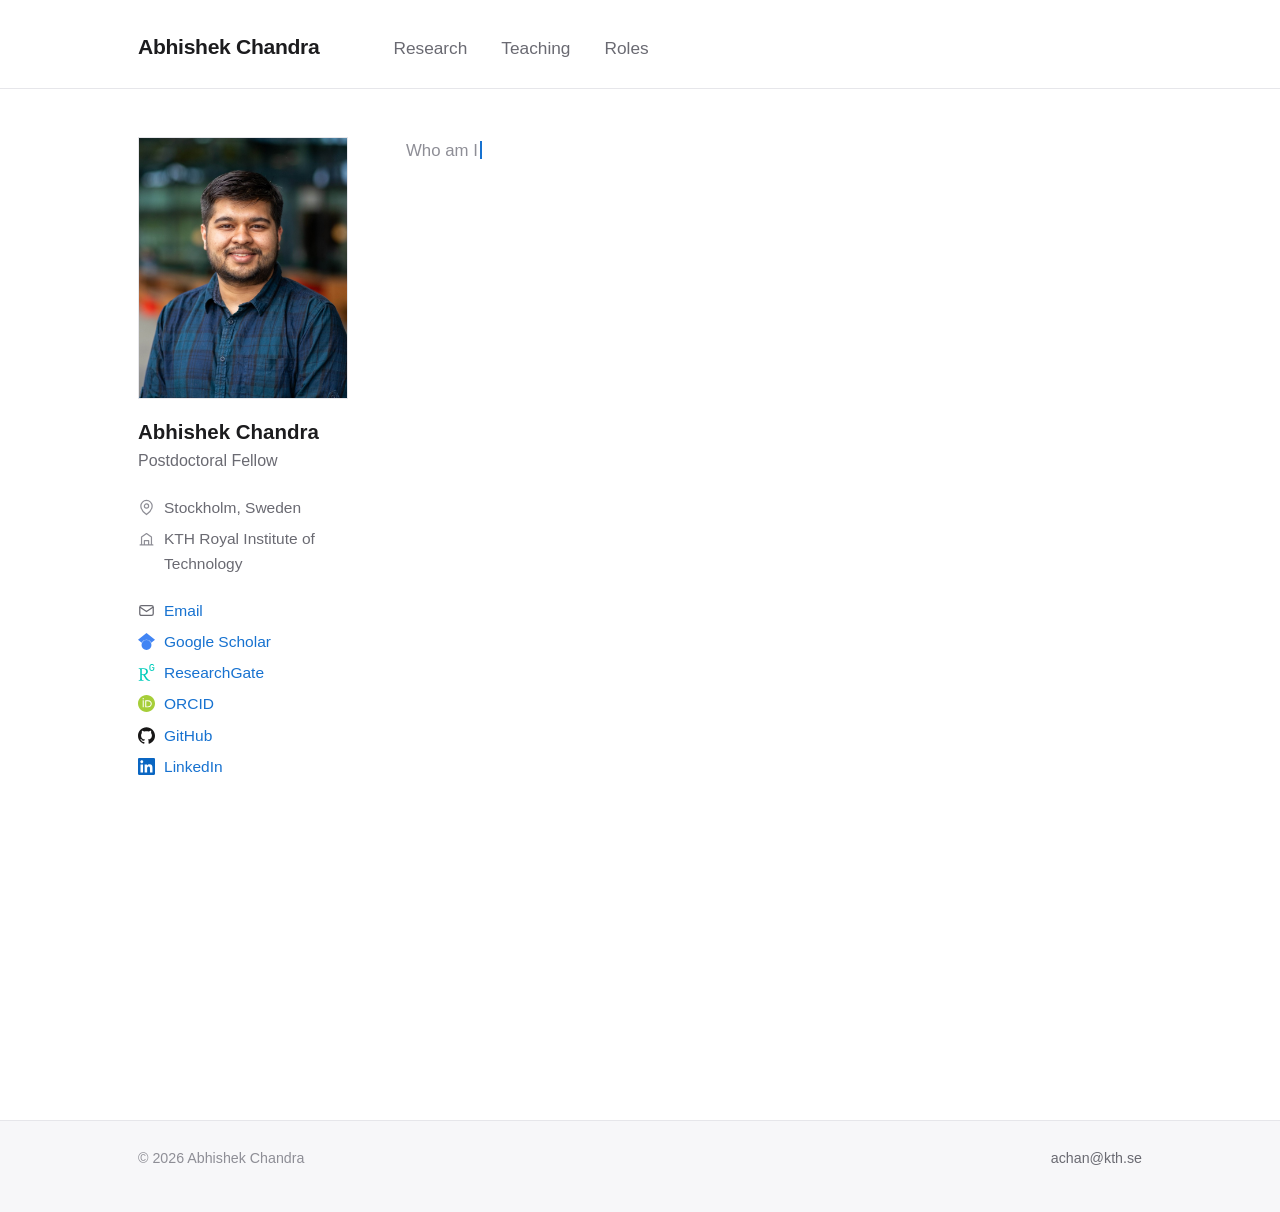
<file: index.html>
<!DOCTYPE html>
<html lang="en">
<head>
<meta charset="UTF-8">
<meta name="viewport" content="width=device-width, initial-scale=1.0">
<title>Abhishek Chandra</title>
<meta name="description" content="Abhishek Chandra — Digital Futures Postdoctoral Fellow at KTH Royal Institute of Technology, working on physics-informed AI for power systems.">
<link rel="icon" href="assets/favicon.svg" type="image/svg+xml">
<script>document.documentElement.classList.add('js');</script>
<link rel="stylesheet" href="assets/css/styles.css">
</head>
<body>
<a class="skip-link" href="#main">Skip to content</a>

<header class="site-header">
  <div class="container">
    <a href="index.html" class="brand">Abhishek Chandra</a>
    <nav class="site-nav" aria-label="Main">
      <a href="research.html">Research</a>
      <a href="teaching.html">Teaching</a>
      <a href="roles.html">Roles</a>
    </nav>
  </div>
</header>

<main id="main">
  <div class="container home">

    <aside class="profile">
      <img class="profile__photo" src="assets/img/profile.jpg" alt="Abhishek Chandra">

      <h1 class="profile__name">Abhishek Chandra</h1>
      <p class="profile__title">Postdoctoral Fellow</p>

      <ul class="profile__meta">
        <li>
          <span class="ico"><svg viewBox="0 0 24 24" fill="none" stroke="currentColor" stroke-width="1.7" stroke-linecap="round" stroke-linejoin="round"><path d="M20 10c0 6-8 12-8 12s-8-6-8-12a8 8 0 0 1 16 0z"/><circle cx="12" cy="10" r="3"/></svg></span>
          <span>Stockholm, Sweden</span>
        </li>
        <li>
          <span class="ico"><svg viewBox="0 0 24 24" fill="none" stroke="currentColor" stroke-width="1.7" stroke-linecap="round" stroke-linejoin="round"><path d="M3 21h18M5 21V10l7-5 7 5v11M9 21v-6h6v6"/></svg></span>
          <span>KTH Royal Institute of Technology</span>
        </li>
      </ul>

      <ul class="profile__links">
        <li>
          <span class="ico ico--mail"><svg viewBox="0 0 24 24" fill="none" stroke="currentColor" stroke-width="1.8" stroke-linecap="round" stroke-linejoin="round" aria-hidden="true"><rect x="2.5" y="5" width="19" height="14" rx="2.5"/><path d="M3 7.5l9 6 9-6"/></svg></span>
          <a href="mailto:achan@kth.se">Email</a>
        </li>
        <li>
          <span class="ico ico--scholar"><svg viewBox="0 0 24 24" fill="currentColor" aria-hidden="true"><path d="M5.242 13.769L0 9.5 12 0l12 9.5-5.242 4.269C17.548 11.249 14.978 9.5 12 9.5c-2.977 0-5.548 1.748-6.758 4.269zM12 10a7 7 0 1 0 0 14 7 7 0 0 0 0-14z"/></svg></span>
          <a href="https://scholar.google.com/citations?hl=en&amp;user=OKEwkUwAAAAJ&amp;view_op=list_works&amp;sortby=pubdate" target="_blank" rel="noopener">Google Scholar</a>
        </li>
        <li>
          <span class="ico ico--rg"><svg viewBox="0 0 24 24" fill="currentColor" aria-hidden="true"><path d="M19.586 0c-.818 0-1.508.19-2.073.565-.563.377-.97.936-1.213 1.68a3.193 3.193 0 0 0-.112.437 8.365 8.365 0 0 0-.078.53 9 9 0 0 0-.05.727c-.01.282-.013.621-.013 1.016a31.121 31.123 0 0 0 .014 1.017 9 9 0 0 0 .05.727 7.946 7.946 0 0 0 .077.53h-.005a3.334 3.334 0 0 0 .113.438c.245.743.65 1.303 1.214 1.68.565.376 1.256.564 2.075.564.8 0 1.536-.213 2.105-.603.57-.39.94-.916 1.175-1.65.076-.235.135-.558.177-.93a10.9 10.9 0 0 0 .043-1.207v-.82c0-.095-.047-.142-.14-.142h-3.064c-.094 0-.14.047-.14.141v.956c0 .094.046.14.14.14h1.666c.056 0 .084.03.084.086 0 .36 0 .62-.036.865-.038.244-.1.447-.147.606-.108.385-.348.664-.638.876-.29.212-.738.35-1.227.35-.545 0-.901-.15-1.21-.353-.306-.203-.517-.454-.67-.915a3.136 3.136 0 0 1-.147-.762 17.366 17.367 0 0 1-.034-.656c-.01-.26-.014-.572-.014-.939a26.401 26.403 0 0 1 .014-.938 15.821 15.822 0 0 1 .035-.656 3.19 3.19 0 0 1 .148-.76 1.89 1.89 0 0 1 .742-1.01c.344-.244.593-.352 1.137-.352.508 0 .815.096 1.144.303.33.207.528.492.764.925.047.094.111.118.198.07l1.044-.43c.075-.048.09-.115.042-.199a3.549 3.549 0 0 0-.466-.742 3 3 0 0 0-.679-.607 3.313 3.313 0 0 0-.903-.41A4.068 4.068 0 0 0 19.586 0zM8.217 5.836c-1.69 0-3.036.086-4.297.086-1.146 0-2.291 0-3.007-.029v.831l1.088.2c.744.144 1.174.488 1.174 2.264v11.288c0 1.777-.43 2.12-1.174 2.263l-1.088.2v.832c.773-.029 2.12-.086 3.465-.086 1.29 0 2.951.057 3.667.086v-.831l-1.49-.2c-.773-.115-1.174-.487-1.174-2.264v-4.784c.688.057 1.29.057 2.206.057 1.748 3.123 3.41 5.472 4.355 6.56.86 1.032 2.177 1.691 3.839 1.691.487 0 1.003-.086 1.318-.23v-.744c-1.031 0-2.063-.716-2.808-1.518-1.26-1.376-2.95-3.582-4.355-6.074 2.32-.545 4.04-2.722 4.04-4.9 0-3.208-2.492-4.698-5.758-4.698zm-.515 1.29c2.406 0 3.839 1.26 3.839 3.552 0 2.263-1.547 3.782-4.097 3.782-.974 0-1.404-.03-2.063-.086v-7.19c.66-.059 1.547-.059 2.32-.059z"/></svg></span>
          <a href="https://www.researchgate.net/profile/Abhishek-Chandra-21?ev=hdr_xprf" target="_blank" rel="noopener">ResearchGate</a>
        </li>
        <li>
          <span class="ico ico--orcid"><svg viewBox="0 0 24 24" fill="currentColor" aria-hidden="true"><path d="M12 0C5.372 0 0 5.372 0 12s5.372 12 12 12 12-5.372 12-12S18.628 0 12 0zM7.369 4.378c.525 0 .947.431.947.947s-.422.947-.947.947a.95.95 0 0 1-.947-.947c0-.525.422-.947.947-.947zm-.722 3.038h1.444v10.041H6.647V7.416zm3.562 0h3.9c3.712 0 5.344 2.653 5.344 5.025 0 2.578-2.016 5.025-5.325 5.025h-3.919V7.416zm1.444 1.303v7.444h2.297c3.272 0 4.022-2.484 4.022-3.722 0-2.016-1.284-3.722-4.097-3.722h-2.222z"/></svg></span>
          <a href="https://orcid.org/0000-0003-2319-6221" target="_blank" rel="noopener">ORCID</a>
        </li>
        <li>
          <span class="ico ico--gh"><svg viewBox="0 0 24 24" fill="currentColor" aria-hidden="true"><path d="M12 .297c-6.63 0-12 5.373-12 12 0 5.303 3.438 9.8 8.205 11.385.6.113.82-.258.82-.577 0-.285-.01-1.04-.015-2.04-3.338.724-4.042-1.61-4.042-1.61C4.422 18.07 3.633 17.7 3.633 17.7c-1.087-.744.084-.729.084-.729 1.205.084 1.838 1.236 1.838 1.236 1.07 1.835 2.809 1.305 3.495.998.108-.776.417-1.305.76-1.605-2.665-.3-5.466-1.332-5.466-5.93 0-1.31.465-2.38 1.235-3.22-.135-.303-.54-1.523.105-3.176 0 0 1.005-.322 3.3 1.23.96-.267 1.98-.399 3-.405 1.02.006 2.04.138 3 .405 2.28-1.552 3.285-1.23 3.285-1.23.645 1.653.24 2.873.12 3.176.765.84 1.23 1.91 1.23 3.22 0 4.61-2.805 5.625-5.475 5.92.42.36.81 1.096.81 2.22 0 1.606-.015 2.896-.015 3.286 0 .315.21.69.825.57C20.565 22.092 24 17.592 24 12.297c0-6.627-5.373-12-12-12"/></svg></span>
          <a href="https://github.com/chandratue" target="_blank" rel="noopener">GitHub</a>
        </li>
        <li>
          <span class="ico ico--li"><svg viewBox="0 0 24 24" fill="currentColor" aria-hidden="true"><path d="M20.447 20.452h-3.554v-5.569c0-1.328-.027-3.037-1.852-3.037-1.853 0-2.136 1.445-2.136 2.939v5.667H9.351V9h3.414v1.561h.046c.477-.9 1.637-1.85 3.37-1.85 3.601 0 4.267 2.37 4.267 5.455v6.286zM5.337 7.433c-1.144 0-2.063-.926-2.063-2.065 0-1.138.92-2.063 2.063-2.063 1.14 0 2.064.925 2.064 2.063 0 1.139-.925 2.065-2.064 2.065zm1.782 13.019H3.555V9h3.564v11.452zM22.225 0H1.771C.792 0 0 .774 0 1.729v20.542C0 23.227.792 24 1.771 24h20.451C23.2 24 24 23.227 24 22.271V1.729C24 .774 23.2 0 22.222 0h.003z"/></svg></span>
          <a href="https://www.linkedin.com/in/aichandra/" target="_blank" rel="noopener">LinkedIn</a>
        </li>
      </ul>
    </aside>

    <div class="lede">

      <p data-q="Who am I?">
        I am a <a href="https://www.digitalfutures.kth.se" target="_blank" rel="noopener">Digital Futures</a>
        Postdoctoral Fellow at
        <a href="https://www.kth.se/en" target="_blank" rel="noopener">KTH Royal Institute of Technology</a>,
        where I work on physics-informed AI for reliable asset management in power systems.
      </p>

      <p data-q="What do I research?">
        I am an applied AI and computational scientist working at the intersection of
        machine learning, engineering, and the physical sciences. My research focuses on
        developing scientific machine learning and physics-informed machine learning
        methods for sustainable technologies, with particular interests in generalization,
        reliability, and physically grounded modeling.
      </p>

      <p data-q="Where did I train?">
        I received my PhD from
        <a href="https://www.tue.nl/en/" target="_blank" rel="noopener">TU Eindhoven</a>,
        where I developed generalizable, data-driven machine-learning surrogates for
        modeling nonlinear constitutive behavior in electromechanical materials. Prior to
        that, I was a research intern in the Energy Science &amp; Engineering Department at
        <a href="https://www.stanford.edu/" target="_blank" rel="noopener">Stanford University</a>.
      </p>

      <p data-q="What did I study?">
        I hold a master's degree in High-Performance Scientific Computing from
        <a href="https://www.univ-lille.fr/en/" target="_blank" rel="noopener">Université de Lille</a>
        and a master's degree in Applied Mathematics from
        <a href="https://www.sau.int/" target="_blank" rel="noopener">South Asian University</a>.
        I received my bachelor's degree in Mathematics from the
        <a href="https://www.du.ac.in/" target="_blank" rel="noopener">University of Delhi</a>.
      </p>

      <section class="news" aria-labelledby="news-heading">
        <h2 id="news-heading">News</h2>
        <ul>
          <li>
            <span class="news__date">10/26</span>
            <span class="news__item">
              I am pleased to serve as a jury member at the
              <a href="https://ungaforskare.se/siyss/" target="_blank" rel="noopener">Stockholm International Youth Science Seminar</a> 2026.
            </span>
          </li>
          <li>
            <span class="news__date">10/26</span>
            <span class="news__item">
              I am honored to have been awarded the
              <a href="https://www.daad.de/en/the-daad/postdocnet/fellows/fellows/" target="_blank" rel="noopener">DAAD AInet Fellowship in Reliable AI</a>.
            </span>
          </li>
          <li>
            <span class="news__date">09/26</span>
            <span class="news__item">
              We are organizing the
              <a href="https://pgai4e.github.io" target="_blank" rel="noopener">Physics-Governed AI for Energy Workshop</a>
              at <a href="https://aaai.org/conference/aaai/aaai-27/" target="_blank" rel="noopener">AAAI 2027</a>.
            </span>
          </li>
          <li>
            <span class="news__date">06/26</span>
            <span class="news__item">
              I am serving on the International Technical Committee for the
              <a href="https://icic-lces.inew.cn/" target="_blank" rel="noopener">International Conference on Intelligent Computing for Low-Carbon Energy Systems</a>.
            </span>
          </li>
          <li>
            <span class="news__date">02/26</span>
            <span class="news__item">
              Our paper is accepted and selected for
              <a href="https://iclr.cc/virtual/2026/oral/10011638" target="_blank" rel="noopener">Oral presentation</a>
              at <a href="https://proceedings.iclr.cc/paper_files/paper/2026/hash/ab435f7130455143fd9489f389777552-Abstract-Conference.html" target="_blank" rel="noopener">ICLR 2026</a>.
            </span>
          </li>
          <li>
            <span class="news__date">01/26</span>
            <span class="news__item">
              Started my
              <a href="https://www.digitalfutures.kth.se/project/enhancing-predictive-maintenance-of-power-transformers-transitioning-from-data-driven-to-physics-enhanced-multimodal-operator-learning/" target="_blank" rel="noopener">Digital Futures Postdoc Fellowship</a>
              at KTH.
            </span>
          </li>
          <li>
            <span class="news__date">11/25</span>
            <span class="news__item">
              I
              <a href="https://www.tue.nl/en/news-and-events/news-overview/20-11-2025-how-machine-learning-is-transforming-electric-machines" target="_blank" rel="noopener">defended my PhD</a>
              at TU Eindhoven.<span class="emoji" role="img" aria-label="graduation cap">🎓</span>
            </span>
          </li>
          <li>
            <span class="news__date">05/25</span>
            <span class="news__item">
              Won the Digital Futures Postdoc Fellowship at KTH.
            </span>
          </li>
        </ul>
      </section>

    </div>

  </div>
</main>

<footer class="site-footer">
  <div class="container">
    <p>© <span class="year">2026</span> Abhishek Chandra</p>
    <p><a href="mailto:achan@kth.se">achan@kth.se</a></p>
  </div>
</footer>

<script src="assets/js/site.js" defer></script>
</body>
</html>
</file>
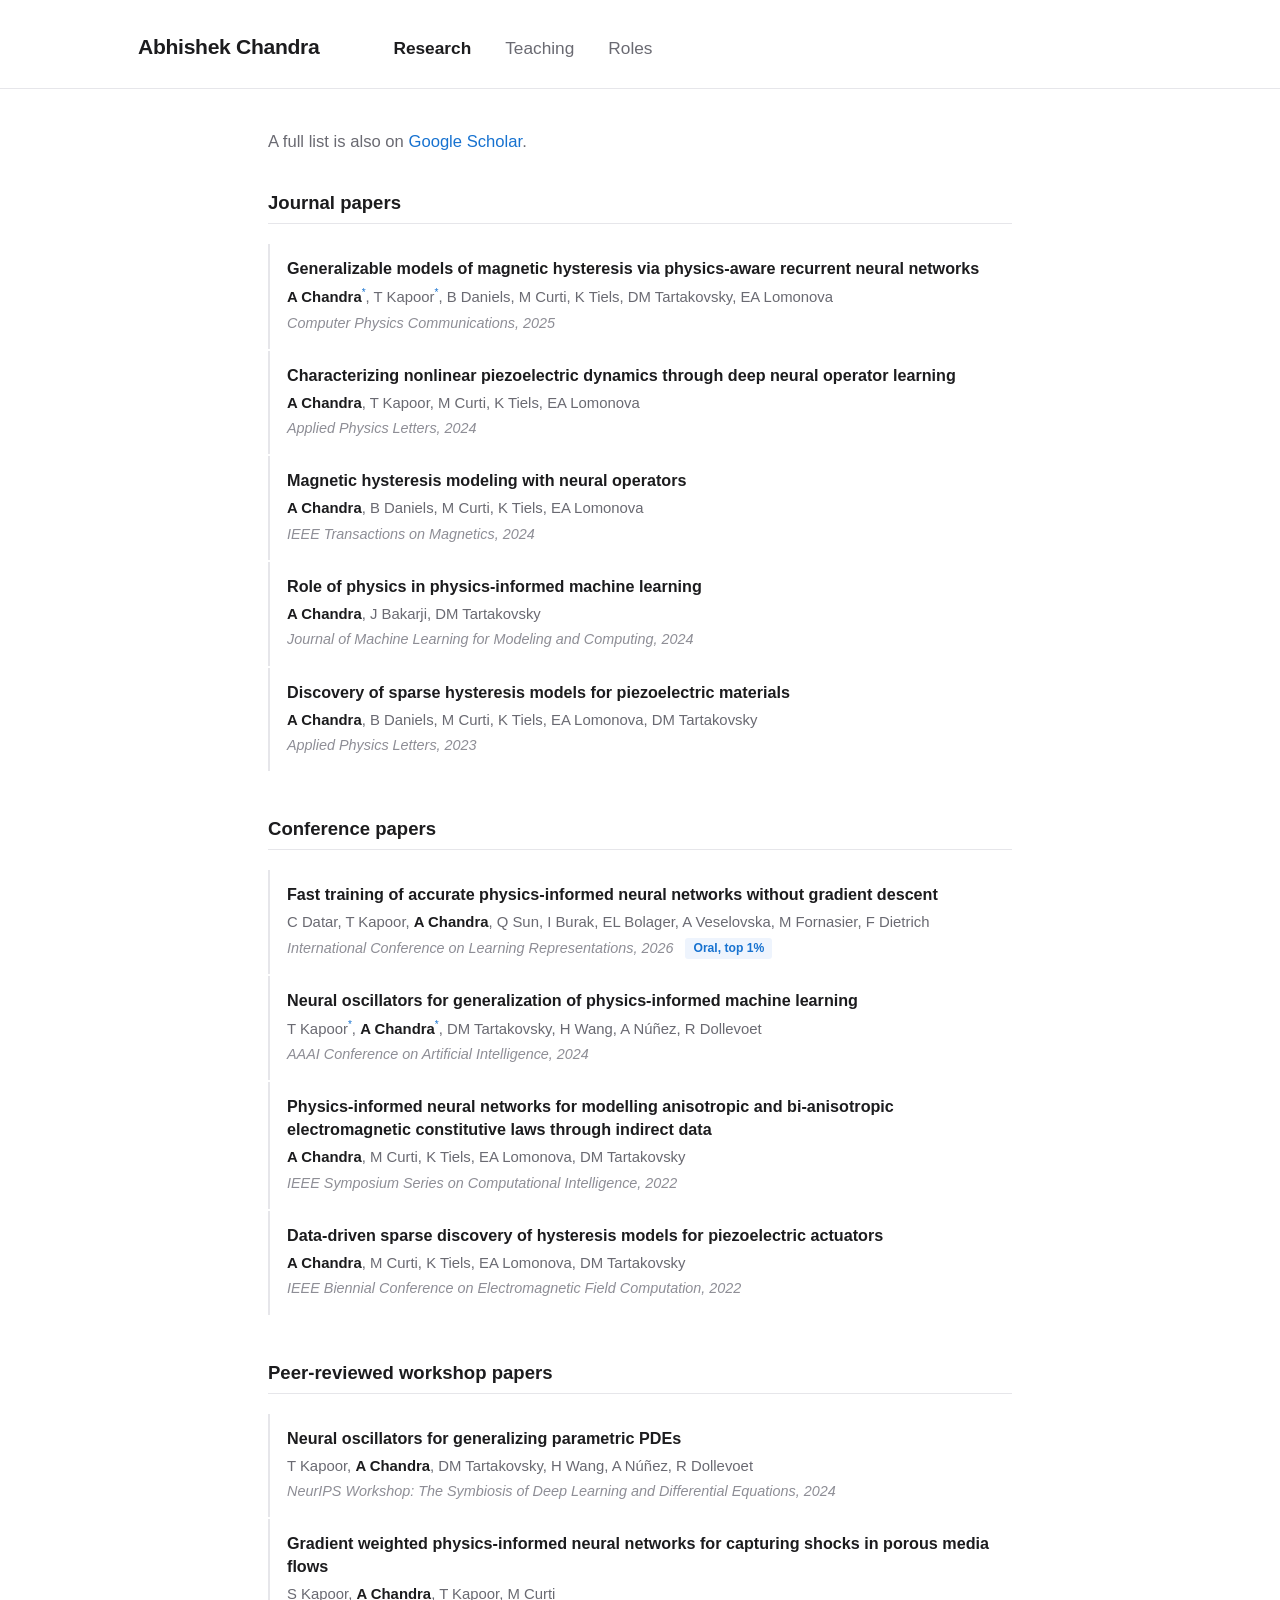
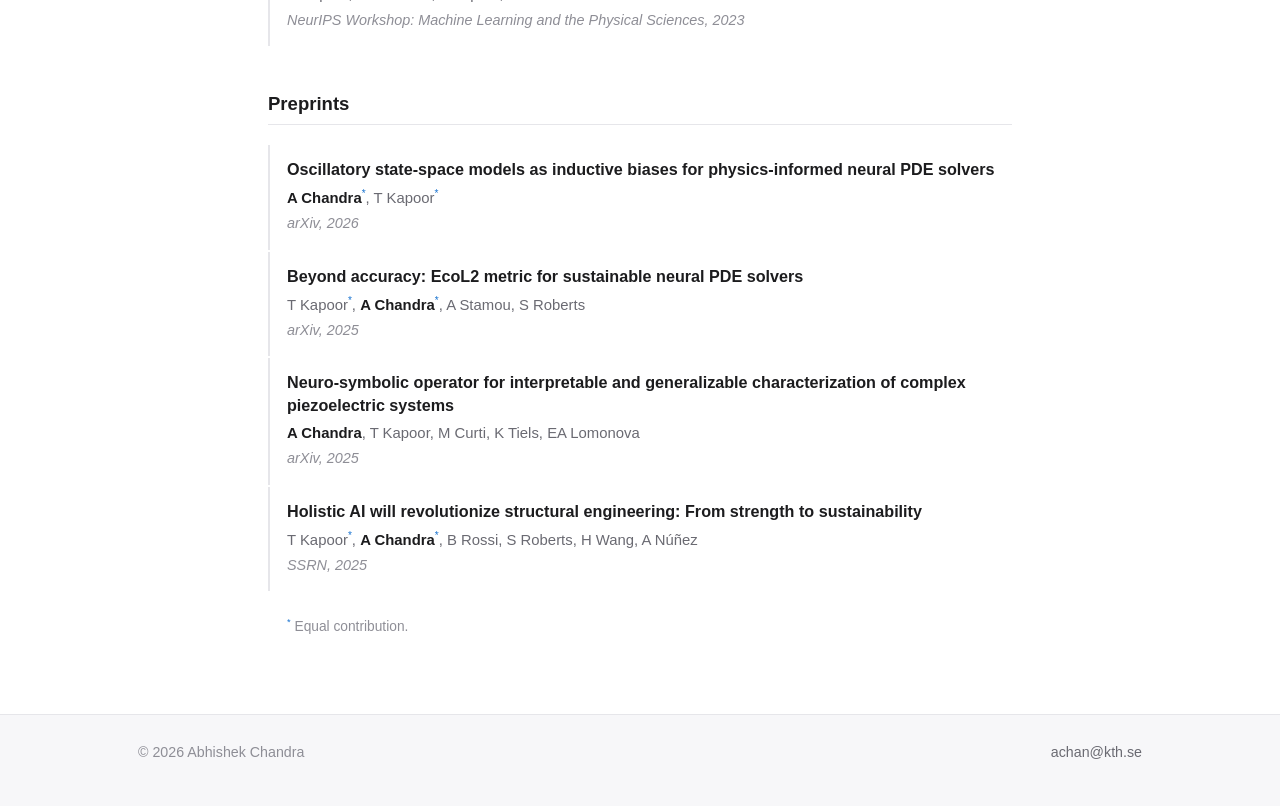
<file: research.html>
<!DOCTYPE html>
<html lang="en">
<head>
<meta charset="UTF-8">
<meta name="viewport" content="width=device-width, initial-scale=1.0">
<title>Research — Abhishek Chandra</title>
<meta name="description" content="Journal papers, conference papers, workshop papers and preprints by Abhishek Chandra.">
<link rel="icon" href="assets/favicon.svg" type="image/svg+xml">
<script>document.documentElement.classList.add('js');</script>
<link rel="stylesheet" href="assets/css/styles.css">
</head>
<body>
<a class="skip-link" href="#main">Skip to content</a>

<header class="site-header">
  <div class="container">
    <a href="index.html" class="brand">Abhishek Chandra</a>
    <nav class="site-nav" aria-label="Main">
      <a href="research.html" aria-current="page">Research</a>
      <a href="teaching.html">Teaching</a>
      <a href="roles.html">Roles</a>
    </nav>
  </div>
</header>

<main id="main">
  <div class="container page">

    <p class="page__intro">
      A full list is also on
      <a href="https://scholar.google.com/citations?hl=en&amp;user=OKEwkUwAAAAJ&amp;view_op=list_works&amp;sortby=pubdate" target="_blank" rel="noopener">Google&nbsp;Scholar</a>.
    </p>

    <section class="section">
      <h2>Journal papers</h2>
      <ul class="pubs">
        <li class="pub">
          <a class="pub__title" href="https://doi.org/10.1016/j.cpc.2025.109650" target="_blank" rel="noopener">Generalizable models of magnetic hysteresis via physics-aware recurrent neural networks</a>
          <p class="pub__authors"><span class="me">A Chandra</span><sup class="eq">*</sup>, T Kapoor<sup class="eq">*</sup>, B Daniels, M Curti, K Tiels, DM Tartakovsky, EA Lomonova</p>
          <p class="pub__venue">Computer Physics Communications, 2025</p>
        </li>
        <li class="pub">
          <a class="pub__title" href="https://doi.org/10.1063/5.0239160" target="_blank" rel="noopener">Characterizing nonlinear piezoelectric dynamics through deep neural operator learning</a>
          <p class="pub__authors"><span class="me">A Chandra</span>, T Kapoor, M Curti, K Tiels, EA Lomonova</p>
          <p class="pub__venue">Applied Physics Letters, 2024</p>
        </li>
        <li class="pub">
          <a class="pub__title" href="https://doi.org/10.1109/TMAG.2024.3496695" target="_blank" rel="noopener">Magnetic hysteresis modeling with neural operators</a>
          <p class="pub__authors"><span class="me">A Chandra</span>, B Daniels, M Curti, K Tiels, EA Lomonova</p>
          <p class="pub__venue">IEEE Transactions on Magnetics, 2024</p>
        </li>
        <li class="pub">
          <a class="pub__title" href="https://doi.org/10.1615/JMachLearnModelComput.2024053170" target="_blank" rel="noopener">Role of physics in physics-informed machine learning</a>
          <p class="pub__authors"><span class="me">A Chandra</span>, J Bakarji, DM Tartakovsky</p>
          <p class="pub__venue">Journal of Machine Learning for Modeling and Computing, 2024</p>
        </li>
        <li class="pub">
          <a class="pub__title" href="https://doi.org/10.1063/5.0146134" target="_blank" rel="noopener">Discovery of sparse hysteresis models for piezoelectric materials</a>
          <p class="pub__authors"><span class="me">A Chandra</span>, B Daniels, M Curti, K Tiels, EA Lomonova, DM Tartakovsky</p>
          <p class="pub__venue">Applied Physics Letters, 2023</p>
        </li>
      </ul>
    </section>

    <section class="section">
      <h2>Conference papers</h2>
      <ul class="pubs">
        <li class="pub">
          <a class="pub__title" href="https://proceedings.iclr.cc/paper_files/paper/2026/hash/ab435f7130455143fd9489f389777552-Abstract-Conference.html" target="_blank" rel="noopener">Fast training of accurate physics-informed neural networks without gradient descent</a>
          <p class="pub__authors">C Datar, T Kapoor, <span class="me">A Chandra</span>, Q Sun, I Burak, EL Bolager, A Veselovska, M Fornasier, F Dietrich</p>
          <p class="pub__venue">International Conference on Learning Representations, 2026 <span class="badge">Oral, top 1%</span></p>
        </li>
        <li class="pub">
          <a class="pub__title" href="https://doi.org/10.1609/aaai.v38i12.29204" target="_blank" rel="noopener">Neural oscillators for generalization of physics-informed machine learning</a>
          <p class="pub__authors">T Kapoor<sup class="eq">*</sup>, <span class="me">A Chandra</span><sup class="eq">*</sup>, DM Tartakovsky, H Wang, A Núñez, R Dollevoet</p>
          <p class="pub__venue">AAAI Conference on Artificial Intelligence, 2024</p>
        </li>
        <li class="pub">
          <a class="pub__title" href="https://doi.org/10.1109/SSCI51031.2022.10022292" target="_blank" rel="noopener">Physics-informed neural networks for modelling anisotropic and bi-anisotropic electromagnetic constitutive laws through indirect data</a>
          <p class="pub__authors"><span class="me">A Chandra</span>, M Curti, K Tiels, EA Lomonova, DM Tartakovsky</p>
          <p class="pub__venue">IEEE Symposium Series on Computational Intelligence, 2022</p>
        </li>
        <li class="pub">
          <a class="pub__title" href="https://doi.org/10.1109/CEFC55061.2022.9940793" target="_blank" rel="noopener">Data-driven sparse discovery of hysteresis models for piezoelectric actuators</a>
          <p class="pub__authors"><span class="me">A Chandra</span>, M Curti, K Tiels, EA Lomonova, DM Tartakovsky</p>
          <p class="pub__venue">IEEE Biennial Conference on Electromagnetic Field Computation, 2022</p>
        </li>
      </ul>
    </section>

    <section class="section">
      <h2>Peer-reviewed workshop papers</h2>
      <ul class="pubs">
        <li class="pub">
          <a class="pub__title" href="https://openreview.net/forum?id=1J9xoPFaKU" target="_blank" rel="noopener">Neural oscillators for generalizing parametric PDEs</a>
          <p class="pub__authors">T Kapoor, <span class="me">A Chandra</span>, DM Tartakovsky, H Wang, A Núñez, R Dollevoet</p>
          <p class="pub__venue">NeurIPS Workshop: The Symbiosis of Deep Learning and Differential Equations, 2024</p>
        </li>
        <li class="pub">
          <a class="pub__title" href="https://ml4physicalsciences.github.io/2023/files/NeurIPS_ML4PS_2023_227.pdf" target="_blank" rel="noopener">Gradient weighted physics-informed neural networks for capturing shocks in porous media flows</a>
          <p class="pub__authors">S Kapoor, <span class="me">A Chandra</span>, T Kapoor, M Curti</p>
          <p class="pub__venue">NeurIPS Workshop: Machine Learning and the Physical Sciences, 2023</p>
        </li>
      </ul>
    </section>

    <section class="section">
      <h2>Preprints</h2>
      <ul class="pubs">
        <li class="pub">
          <a class="pub__title" href="https://arxiv.org/abs/2606.02623" target="_blank" rel="noopener">Oscillatory state-space models as inductive biases for physics-informed neural PDE solvers</a>
          <p class="pub__authors"><span class="me">A Chandra</span><sup class="eq">*</sup>, T Kapoor<sup class="eq">*</sup></p>
          <p class="pub__venue">arXiv, 2026</p>
        </li>
        <li class="pub">
          <a class="pub__title" href="https://arxiv.org/abs/2505.12556" target="_blank" rel="noopener">Beyond accuracy: EcoL2 metric for sustainable neural PDE solvers</a>
          <p class="pub__authors">T Kapoor<sup class="eq">*</sup>, <span class="me">A Chandra</span><sup class="eq">*</sup>, A Stamou, S Roberts</p>
          <p class="pub__venue">arXiv, 2025</p>
        </li>
        <li class="pub">
          <a class="pub__title" href="https://arxiv.org/abs/2505.24578" target="_blank" rel="noopener">Neuro-symbolic operator for interpretable and generalizable characterization of complex piezoelectric systems</a>
          <p class="pub__authors"><span class="me">A Chandra</span>, T Kapoor, M Curti, K Tiels, EA Lomonova</p>
          <p class="pub__venue">arXiv, 2025</p>
        </li>
        <li class="pub">
          <a class="pub__title" href="https://papers.ssrn.com/sol3/papers.cfm?abstract_id=5282580" target="_blank" rel="noopener">Holistic AI will revolutionize structural engineering: From strength to sustainability</a>
          <p class="pub__authors">T Kapoor<sup class="eq">*</sup>, <span class="me">A Chandra</span><sup class="eq">*</sup>, B Rossi, S Roberts, H Wang, A Núñez</p>
          <p class="pub__venue">SSRN, 2025</p>
        </li>
      </ul>
    </section>

    <p class="footnote"><sup class="eq">*</sup> Equal contribution.</p>

  </div>
</main>

<footer class="site-footer">
  <div class="container">
    <p>© <span class="year">2026</span> Abhishek Chandra</p>
    <p><a href="mailto:achan@kth.se">achan@kth.se</a></p>
  </div>
</footer>

<script src="assets/js/site.js" defer></script>
</body>
</html>
</file>
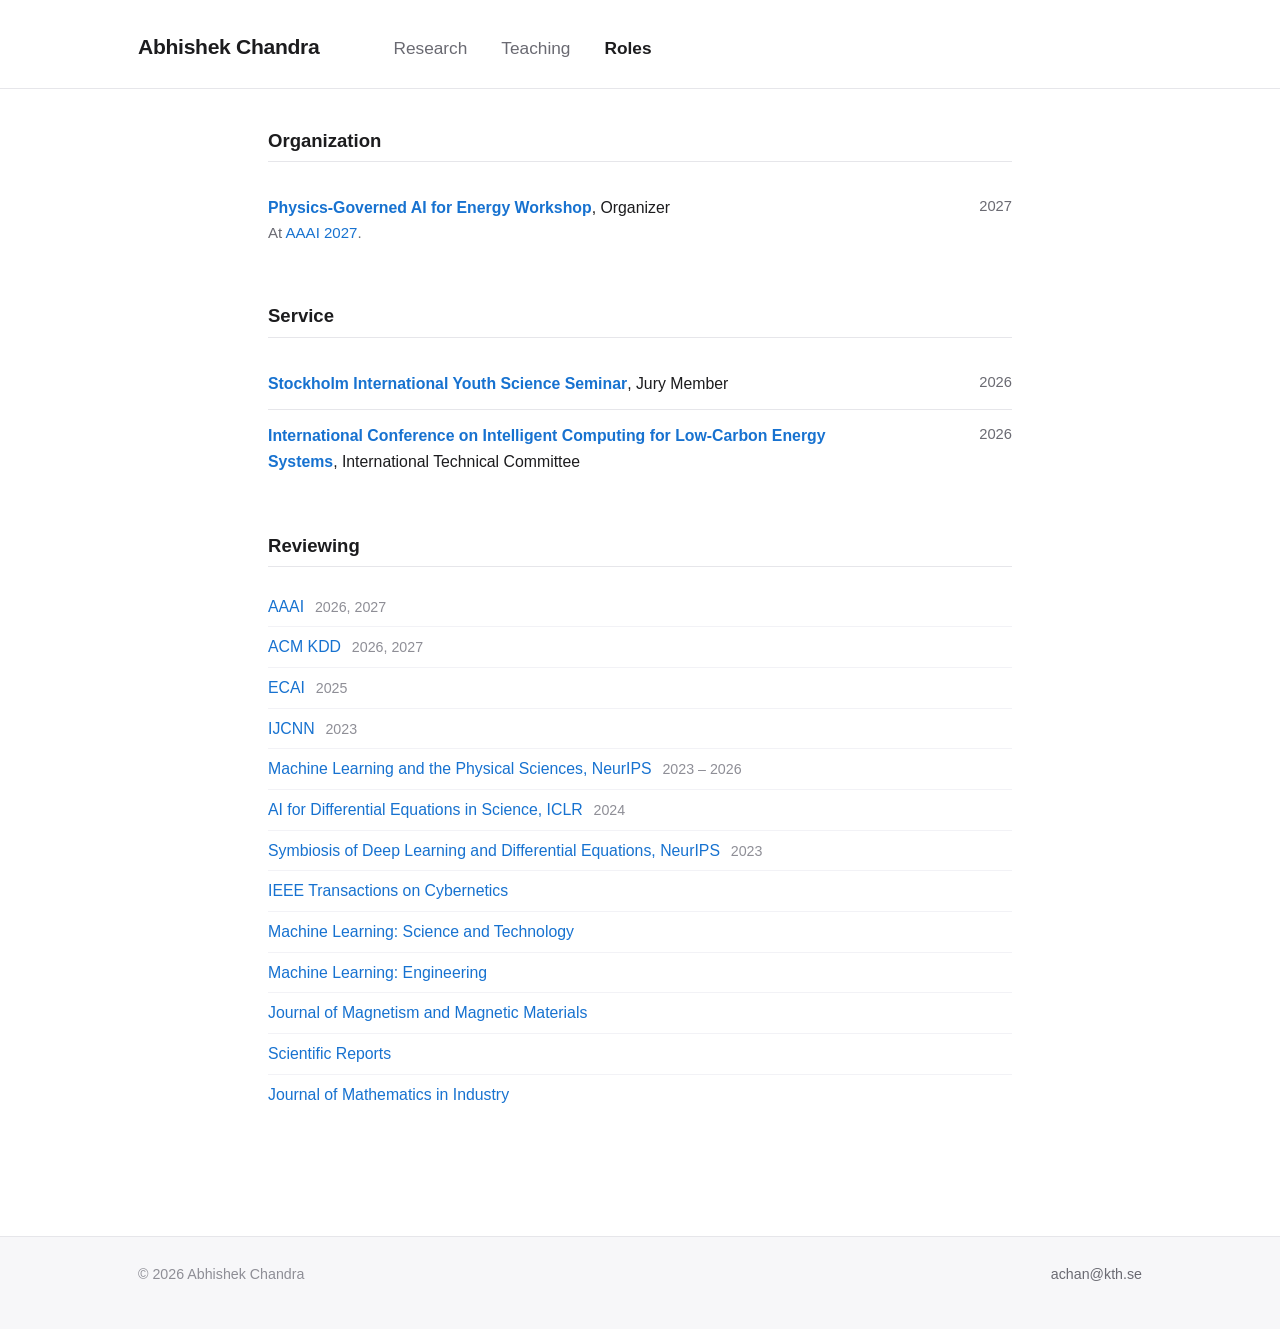
<file: roles.html>
<!DOCTYPE html>
<html lang="en">
<head>
<meta charset="UTF-8">
<meta name="viewport" content="width=device-width, initial-scale=1.0">
<title>Roles — Abhishek Chandra</title>
<meta name="description" content="Organization, service and peer review by Abhishek Chandra.">
<link rel="icon" href="assets/favicon.svg" type="image/svg+xml">
<script>document.documentElement.classList.add('js');</script>
<link rel="stylesheet" href="assets/css/styles.css">
</head>
<body>
<a class="skip-link" href="#main">Skip to content</a>

<header class="site-header">
  <div class="container">
    <a href="index.html" class="brand">Abhishek Chandra</a>
    <nav class="site-nav" aria-label="Main">
      <a href="research.html">Research</a>
      <a href="teaching.html">Teaching</a>
      <a href="roles.html" aria-current="page">Roles</a>
    </nav>
  </div>
</header>

<main id="main">
  <div class="container page">

    <section class="section">
      <h2>Organization</h2>
      <ul class="rows">
        <li>
          <span class="what">
            <strong><a href="https://pgai4e.github.io" target="_blank" rel="noopener">Physics-Governed AI for Energy Workshop</a></strong>, Organizer
            <span class="sub">At <a href="https://aaai.org/conference/aaai/aaai-27/" target="_blank" rel="noopener">AAAI 2027</a>.</span>
          </span>
          <span class="when">2027</span>
        </li>
      </ul>
    </section>

    <section class="section">
      <h2>Service</h2>
      <ul class="rows">
        <li>
          <span class="what">
            <strong><a href="https://ungaforskare.se/siyss/" target="_blank" rel="noopener">Stockholm International Youth Science Seminar</a></strong>, Jury Member
          </span>
          <span class="when">2026</span>
        </li>
        <li>
          <span class="what">
            <strong><a href="https://icic-lces.inew.cn/" target="_blank" rel="noopener">International Conference on Intelligent Computing for Low-Carbon Energy Systems</a></strong>, International Technical Committee
          </span>
          <span class="when">2026</span>
        </li>
      </ul>
    </section>

    <section class="section">
      <h2>Reviewing</h2>
      <ul class="venues">
        <li><a href="https://aaai.org/conference/aaai/" target="_blank" rel="noopener">AAAI</a> <span class="yrs">2026, 2027</span></li>
        <li><a href="https://www.kdd.org/" target="_blank" rel="noopener">ACM KDD</a> <span class="yrs">2026, 2027</span></li>
        <li><a href="https://ecai2025.org/" target="_blank" rel="noopener">ECAI</a> <span class="yrs">2025</span></li>
        <li><a href="https://www.ijcnn.org/" target="_blank" rel="noopener">IJCNN</a> <span class="yrs">2023</span></li>
        <li><a href="https://ml4physicalsciences.github.io/" target="_blank" rel="noopener">Machine Learning and the Physical Sciences, NeurIPS</a> <span class="yrs">2023 – 2026</span></li>
        <li><a href="https://ai4diffeqtnsinsci.github.io/" target="_blank" rel="noopener">AI for Differential Equations in Science, ICLR</a> <span class="yrs">2024</span></li>
        <li><a href="https://dlde-2023.github.io/" target="_blank" rel="noopener">Symbiosis of Deep Learning and Differential Equations, NeurIPS</a> <span class="yrs">2023</span></li>
        <li><a href="https://ieeexplore.ieee.org/xpl/RecentIssue.jsp?punumber=6221036" target="_blank" rel="noopener">IEEE Transactions on Cybernetics</a></li>
        <li><a href="https://iopscience.iop.org/journal/2632-2153" target="_blank" rel="noopener">Machine Learning: Science and Technology</a></li>
        <li><a href="https://iopscience.iop.org/journal/3049-4761" target="_blank" rel="noopener">Machine Learning: Engineering</a></li>
        <li><a href="https://shop.elsevier.com/journals/journal-of-magnetism-and-magnetic-materials/0304-8853" target="_blank" rel="noopener">Journal of Magnetism and Magnetic Materials</a></li>
        <li><a href="https://www.nature.com/srep/" target="_blank" rel="noopener">Scientific Reports</a></li>
        <li><a href="https://link.springer.com/journal/13362" target="_blank" rel="noopener">Journal of Mathematics in Industry</a></li>
      </ul>
    </section>

  </div>
</main>

<footer class="site-footer">
  <div class="container">
    <p>© <span class="year">2026</span> Abhishek Chandra</p>
    <p><a href="mailto:achan@kth.se">achan@kth.se</a></p>
  </div>
</footer>

<script src="assets/js/site.js" defer></script>
</body>
</html>
</file>
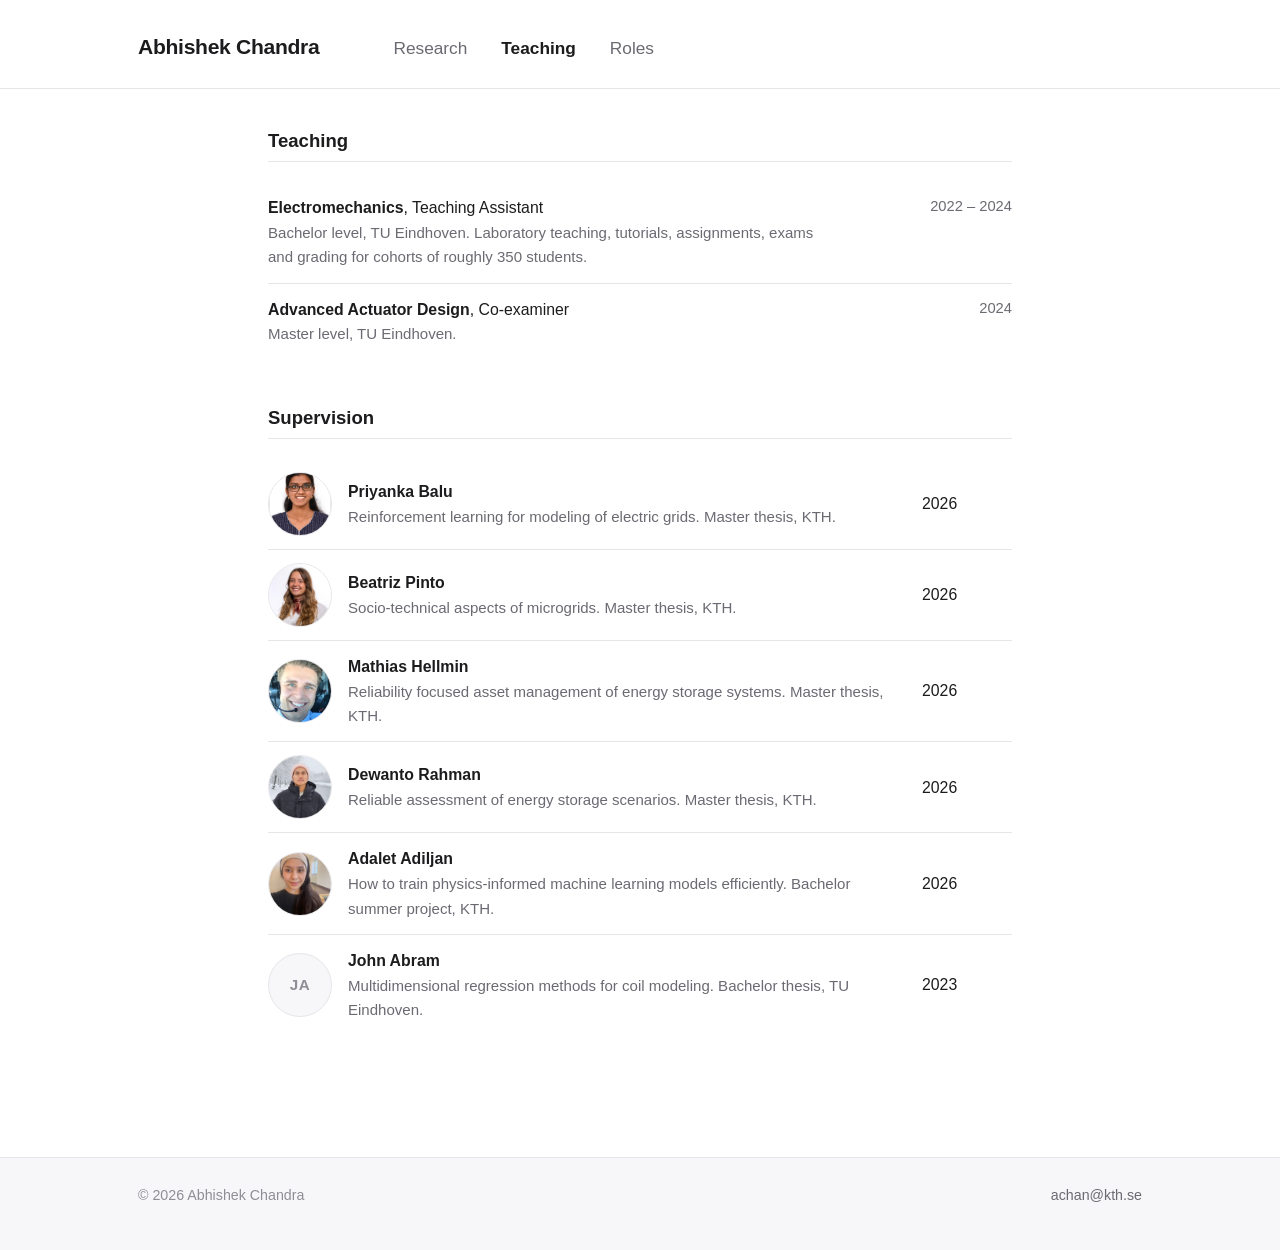
<file: teaching.html>
<!DOCTYPE html>
<html lang="en">
<head>
<meta charset="UTF-8">
<meta name="viewport" content="width=device-width, initial-scale=1.0">
<title>Teaching — Abhishek Chandra</title>
<meta name="description" content="Teaching and supervision by Abhishek Chandra at KTH and TU Eindhoven.">
<link rel="icon" href="assets/favicon.svg" type="image/svg+xml">
<script>document.documentElement.classList.add('js');</script>
<link rel="stylesheet" href="assets/css/styles.css">
</head>
<body>
<a class="skip-link" href="#main">Skip to content</a>

<header class="site-header">
  <div class="container">
    <a href="index.html" class="brand">Abhishek Chandra</a>
    <nav class="site-nav" aria-label="Main">
      <a href="research.html">Research</a>
      <a href="teaching.html" aria-current="page">Teaching</a>
      <a href="roles.html">Roles</a>
    </nav>
  </div>
</header>

<main id="main">
  <div class="container page">

    <section class="section">
      <h2>Teaching</h2>
      <ul class="rows">
        <li>
          <span class="what">
            <strong>Electromechanics</strong>, Teaching Assistant
            <span class="sub">
              Bachelor level, TU Eindhoven. Laboratory teaching, tutorials, assignments,
              exams and grading for cohorts of roughly 350 students.
            </span>
          </span>
          <span class="when">2022 – 2024</span>
        </li>
        <li>
          <span class="what">
            <strong>Advanced Actuator Design</strong>, Co-examiner
            <span class="sub">Master level, TU Eindhoven.</span>
          </span>
          <span class="when">2024</span>
        </li>
      </ul>
    </section>

    <section class="section">
      <h2>Supervision</h2>
      <ul class="people">
        <li>
          <img class="person__photo" src="assets/img/people/priyanka-balu.jpg" alt="" data-initials="PB">
          <span class="person__text">
            <strong>Priyanka Balu</strong>
            <span class="sub">Reinforcement learning for modeling of electric grids. Master thesis, KTH.</span>
          </span>
          <span class="when">2026</span>
        </li>
        <li>
          <img class="person__photo" src="assets/img/people/beatriz-pinto.jpg" alt="" data-initials="BP">
          <span class="person__text">
            <strong>Beatriz Pinto</strong>
            <span class="sub">Socio-technical aspects of microgrids. Master thesis, KTH.</span>
          </span>
          <span class="when">2026</span>
        </li>
        <li>
          <img class="person__photo" src="assets/img/people/mathias-hellmin.jpg" alt="" data-initials="MH">
          <span class="person__text">
            <strong>Mathias Hellmin</strong>
            <span class="sub">Reliability focused asset management of energy storage systems. Master thesis, KTH.</span>
          </span>
          <span class="when">2026</span>
        </li>
        <li>
          <img class="person__photo" src="assets/img/people/dewanto-rahman.jpg" alt="" data-initials="DR">
          <span class="person__text">
            <strong>Dewanto Rahman</strong>
            <span class="sub">Reliable assessment of energy storage scenarios. Master thesis, KTH.</span>
          </span>
          <span class="when">2026</span>
        </li>
        <li>
          <img class="person__photo" src="assets/img/people/adalet-adiljan.jpg" alt="" data-initials="AA">
          <span class="person__text">
            <strong>Adalet Adiljan</strong>
            <span class="sub">How to train physics-informed machine learning models efficiently. Bachelor summer project, KTH.</span>
          </span>
          <span class="when">2026</span>
        </li>
        <li>
          <div class="person__photo person__photo--empty" aria-hidden="true">JA</div>
          <span class="person__text">
            <strong>John Abram</strong>
            <span class="sub">Multidimensional regression methods for coil modeling. Bachelor thesis, TU Eindhoven.</span>
          </span>
          <span class="when">2023</span>
        </li>
      </ul>
    </section>

  </div>
</main>

<footer class="site-footer">
  <div class="container">
    <p>© <span class="year">2026</span> Abhishek Chandra</p>
    <p><a href="mailto:achan@kth.se">achan@kth.se</a></p>
  </div>
</footer>

<script src="assets/js/site.js" defer></script>
</body>
</html>
</file>
<file: assets/css/styles.css>
:root {
  --text:      #1c1c1e;
  --muted:     #6a6a72;
  --faint:     #8e8e96;
  --link:      #1772d0;
  --link-hover:#0f5aa8;
  --rule:      #e6e6ea;
  --bg:        #ffffff;
  --bg-soft:   #f7f7f9;

  --max:    1060px;
  --gutter: 28px;
  --sidebar: 210px;

  --font: -apple-system, BlinkMacSystemFont, "Segoe UI", Roboto,
          "Helvetica Neue", Arial, sans-serif;
}

*, *::before, *::after { box-sizing: border-box; }

html { -webkit-text-size-adjust: 100%; }

body {
  margin: 0;
  background: var(--bg);
  color: var(--text);
  font-family: var(--font);
  font-size: 17px;
  line-height: 1.62;
  -webkit-font-smoothing: antialiased;
}

a { color: var(--link); text-decoration: none; }
a:hover { color: var(--link-hover); text-decoration: underline; }

h1, h2, h3 { line-height: 1.25; margin: 0; font-weight: 600; }
p { margin: 0 0 1.15em; }
ul, ol { margin: 0; padding: 0; list-style: none; }

:focus-visible { outline: 2px solid var(--link); outline-offset: 3px; border-radius: 3px; }

.container {
  width: 100%;
  max-width: var(--max);
  margin-inline: auto;
  padding-inline: var(--gutter);
}

.skip-link {
  position: absolute; left: -9999px; top: 0; z-index: 100;
  background: var(--link); color: #fff; padding: 10px 16px; font-weight: 600;
}
.skip-link:focus { left: 0; }

.site-header {
  border-bottom: 1px solid var(--rule);
  padding: 30px 0 24px;
}
.site-header .container {
  display: flex;
  align-items: baseline;
  flex-wrap: wrap;
  gap: 14px 46px;
}

.brand {
  font-size: 1.32rem;
  font-weight: 600;
  color: var(--text);
  letter-spacing: -.015em;
  margin-right: 28px;
}
.brand:hover { color: var(--text); text-decoration: none; }

.site-nav { display: flex; flex-wrap: wrap; gap: 34px; }
.site-nav a {
  font-size: 1.08rem;
  color: var(--muted);
  transition: color .15s;
}
.site-nav a:hover { color: var(--text); text-decoration: none; }
.site-nav a[aria-current="page"] { color: var(--text); font-weight: 600; }

.home {
  display: grid;
  grid-template-columns: var(--sidebar) 1fr;
  gap: 58px;
  padding-block: 48px 70px;
}

.profile__photo {
  width: 100%;
  height: auto;
  border: 1px solid var(--rule);
  display: block;
}
.profile__placeholder {
  width: 100%;
  aspect-ratio: 4 / 5;
  border: 1px solid var(--rule);
  display: block;
}
.profile__placeholder {
  display: none;
  place-items: center;
  background: var(--bg-soft);
  color: var(--faint);
  font-size: 2.6rem;
  font-weight: 600;
  letter-spacing: .04em;
}

.profile__name {
  font-size: 1.28rem;
  margin: 20px 0 3px;
}
.profile__title {
  color: var(--muted);
  font-size: 1rem;
  margin: 0 0 18px;
}

.profile__meta { margin-bottom: 16px; }
.profile__meta li,
.profile__links li {
  display: flex;
  align-items: flex-start;
  gap: 9px;
  font-size: .97rem;
  padding: 3px 0;
  color: var(--muted);
}
.profile__links li { color: var(--link); }

.profile__meta .ico,
.profile__links .ico {
  flex: 0 0 17px;
  width: 17px;
  height: 17px;
  margin-top: 4px;
  color: var(--faint);
}

.profile__links .ico--mail    { color: #6a6a72; }
.profile__links .ico--scholar { color: #4285f4; }
.profile__links .ico--rg      { color: #00ccbb; }
.profile__links .ico--orcid   { color: #a6ce39; }
.profile__links .ico--gh      { color: #181717; }
.profile__links .ico--li      { color: #0a66c2; }
.ico svg { width: 100%; height: 100%; display: block; }

.lede > p { font-size: 1.05rem; }

.news { margin-top: 42px; }
.news h2 {
  font-size: 1.16rem;
  padding-bottom: 9px;
  margin-bottom: 18px;
  border-bottom: 1px solid var(--rule);
}

.news ul { display: grid; gap: 2px; }
.news li {
  display: grid;
  grid-template-columns: auto 1fr;
  gap: 14px;
  align-items: baseline;
  padding: 8px 0;
  font-size: .99rem;
}
.news__date {
  justify-self: start;
  padding: 3px 10px;
  border-radius: 999px;
  background: #eef4fd;
  color: var(--link);
  text-align: center;
  font-size: .78rem;
  font-weight: 600;
  font-variant-numeric: tabular-nums;
  white-space: nowrap;
  min-width: 3.6em;
}
.news__item { min-width: 0; }

.emoji {
  margin-left: .35em;
  font-size: .95em;
  line-height: 1;
  font-style: normal;
}

.js .lede > p[data-q] { visibility: hidden; }

.typed-q {
  color: var(--faint);
  font-weight: 500;
}

.caret {
  display: inline-block;
  width: 2px;
  height: 1.05em;
  margin-left: 2px;
  vertical-align: -.16em;
  background: var(--link);
  animation: blink 1.05s steps(1) infinite;
}
@keyframes blink { 0%, 49% { opacity: 1; } 50%, 100% { opacity: 0; } }

.js .page__intro,
.js .section > h2,
.js .pub,
.js .rows > li,
.js .people > li,
.js .venues > li,
.js .news h2,
.js .news ul > li,
.js .footnote {
  opacity: 0;
  transform: translateY(14px);
  transition: opacity 1.05s cubic-bezier(.22, 1, .36, 1),
              transform 1.05s cubic-bezier(.22, 1, .36, 1);
}

.js .page__intro.is-in,
.js .section > h2.is-in,
.js .pub.is-in,
.js .rows > li.is-in,
.js .people > li.is-in,
.js .venues > li.is-in,
.js .news h2.is-in,
.js .news ul > li.is-in,
.js .footnote.is-in {
  opacity: 1;
  transform: none;
}

@media (prefers-reduced-motion: reduce) {
  .js .lede > p[data-q] { visibility: visible; }
  .caret { animation: none; display: none; }
  .js .page__intro,
  .js .section > h2,
  .js .pub,
  .js .rows > li,
  .js .people > li,
  .js .venues > li,
  .js .news h2,
  .js .news ul > li,
  .js .footnote {
    opacity: 1;
    transform: none;
    transition: none;
  }
}

.page { padding-block: 40px 76px; max-width: 800px; }

.page__title {
  font-size: 1.95rem;
  letter-spacing: -.02em;
  margin-bottom: .35em;
}
.page__intro {
  color: var(--muted);
  font-size: 1.04rem;
  margin-bottom: 2.1em;
}

.section { margin-bottom: 46px; }
.section > h2 {
  font-size: 1.16rem;
  padding-bottom: 9px;
  margin-bottom: 20px;
  border-bottom: 1px solid var(--rule);
}

.pubs { display: grid; gap: 2px; }

.pub {
  padding: 13px 0 14px 17px;
  border-left: 2px solid var(--rule);
  transition: border-color .18s ease;
}
.pub:hover { border-left-color: var(--link); }

.pub__title {
  display: block;
  font-size: 1.01rem;
  font-weight: 600;
  line-height: 1.42;
  color: var(--text);
  margin-bottom: 5px;
}
.pub__title:hover,
.pub__title:focus-visible { color: var(--link); text-decoration: none; }

.pub__authors {
  margin: 0 0 3px;
  font-size: .93rem;
  color: var(--muted);
  line-height: 1.5;
}
.pub__authors .me { font-weight: 600; color: var(--text); }

.pub__venue {
  margin: 0;
  font-size: .9rem;
  font-style: italic;
  color: var(--faint);
}

.badge {
  display: inline-block;
  margin-left: 8px;
  padding: 1px 8px;
  border-radius: 3px;
  background: #eef4fd;
  color: var(--link);
  font-size: .76rem;
  font-weight: 600;
  font-style: normal;
  vertical-align: 1px;
}
sup.eq { font-size: .68em; color: var(--link); }

.footnote {
  margin: -22px 0 0;
  padding-left: 19px;
  font-size: .86rem;
  color: var(--faint);
}

.rows li {
  display: grid;
  grid-template-columns: 1fr 150px;
  gap: 10px 22px;
  padding: 13px 0;
  border-bottom: 1px solid var(--rule);
  font-size: .99rem;
}
.rows li:last-child { border-bottom: none; }
.rows .what strong { font-weight: 600; }
.rows .what .sub { display: block; color: var(--muted); font-size: .94rem; }
.rows .when {
  text-align: right;
  color: var(--muted);
  font-size: .92rem;
  white-space: nowrap;
}

.prose-list { color: var(--muted); font-size: .99rem; margin: 0; }

.people li {
  display: grid;
  grid-template-columns: 64px 1fr 90px;
  gap: 10px 16px;
  align-items: center;
  padding: 13px 0;
  border-bottom: 1px solid var(--rule);
  font-size: .99rem;
}
.people li:last-child { border-bottom: none; }

.person__photo {
  width: 64px;
  height: 64px;
  border-radius: 50%;
  object-fit: cover;
  background: var(--bg-soft);
  border: 1px solid var(--rule);
  display: block;
}
.person__photo--empty {
  display: grid;
  place-items: center;
  color: var(--faint);
  font-size: .95rem;
  font-weight: 600;
  letter-spacing: .03em;
}
.person__text strong { font-weight: 600; }
.person__text .sub { display: block; color: var(--muted); font-size: .94rem; }

.venues li {
  padding: 7px 0;
  font-size: .99rem;
  border-bottom: 1px solid #f2f2f6;
}
.venues li:last-child { border-bottom: none; }
.venues .yrs {
  color: var(--faint);
  font-size: .89rem;
  font-variant-numeric: tabular-nums;
  margin-left: .45em;
}

.chips { display: flex; flex-wrap: wrap; gap: 8px; }
.chips li {
  padding: 5px 12px;
  border: 1px solid var(--rule);
  border-radius: 999px;
  background: var(--bg-soft);
  font-size: .89rem;
  color: var(--muted);
}

.site-footer {
  border-top: 1px solid var(--rule);
  background: var(--bg-soft);
  padding: 26px 0;
  margin-top: auto;
}
.site-footer .container {
  display: flex;
  flex-wrap: wrap;
  gap: 8px 26px;
  justify-content: space-between;
  font-size: .89rem;
  color: var(--faint);
}
.site-footer a { color: var(--muted); }

@media (max-width: 860px) {
  .home { grid-template-columns: 1fr; gap: 38px; padding-top: 36px; }
  .profile { max-width: 260px; }
}

@media (max-width: 620px) {
  body { font-size: 16px; }
  .site-header { padding: 22px 0 18px; }
  .site-header .container { gap: 10px 0; }
  .brand { margin-right: 0; flex: 0 0 100%; }
  .site-nav { gap: 22px; }
  .rows li { grid-template-columns: 1fr; gap: 4px; }
  .people li { grid-template-columns: 54px 1fr; gap: 6px 13px; }
  .people .when { grid-column: 2; text-align: left; }
  .person__photo { width: 54px; height: 54px; }
  .news li { gap: 11px; font-size: .95rem; }
  .news__date { font-size: .72rem; padding: 3px 8px; }
  .rows .when { text-align: left; }
}

@media print {
  .site-header, .site-footer { border: none; }
  .site-nav, .profile__links { display: none; }
  a { color: var(--text); }
}
</file>
